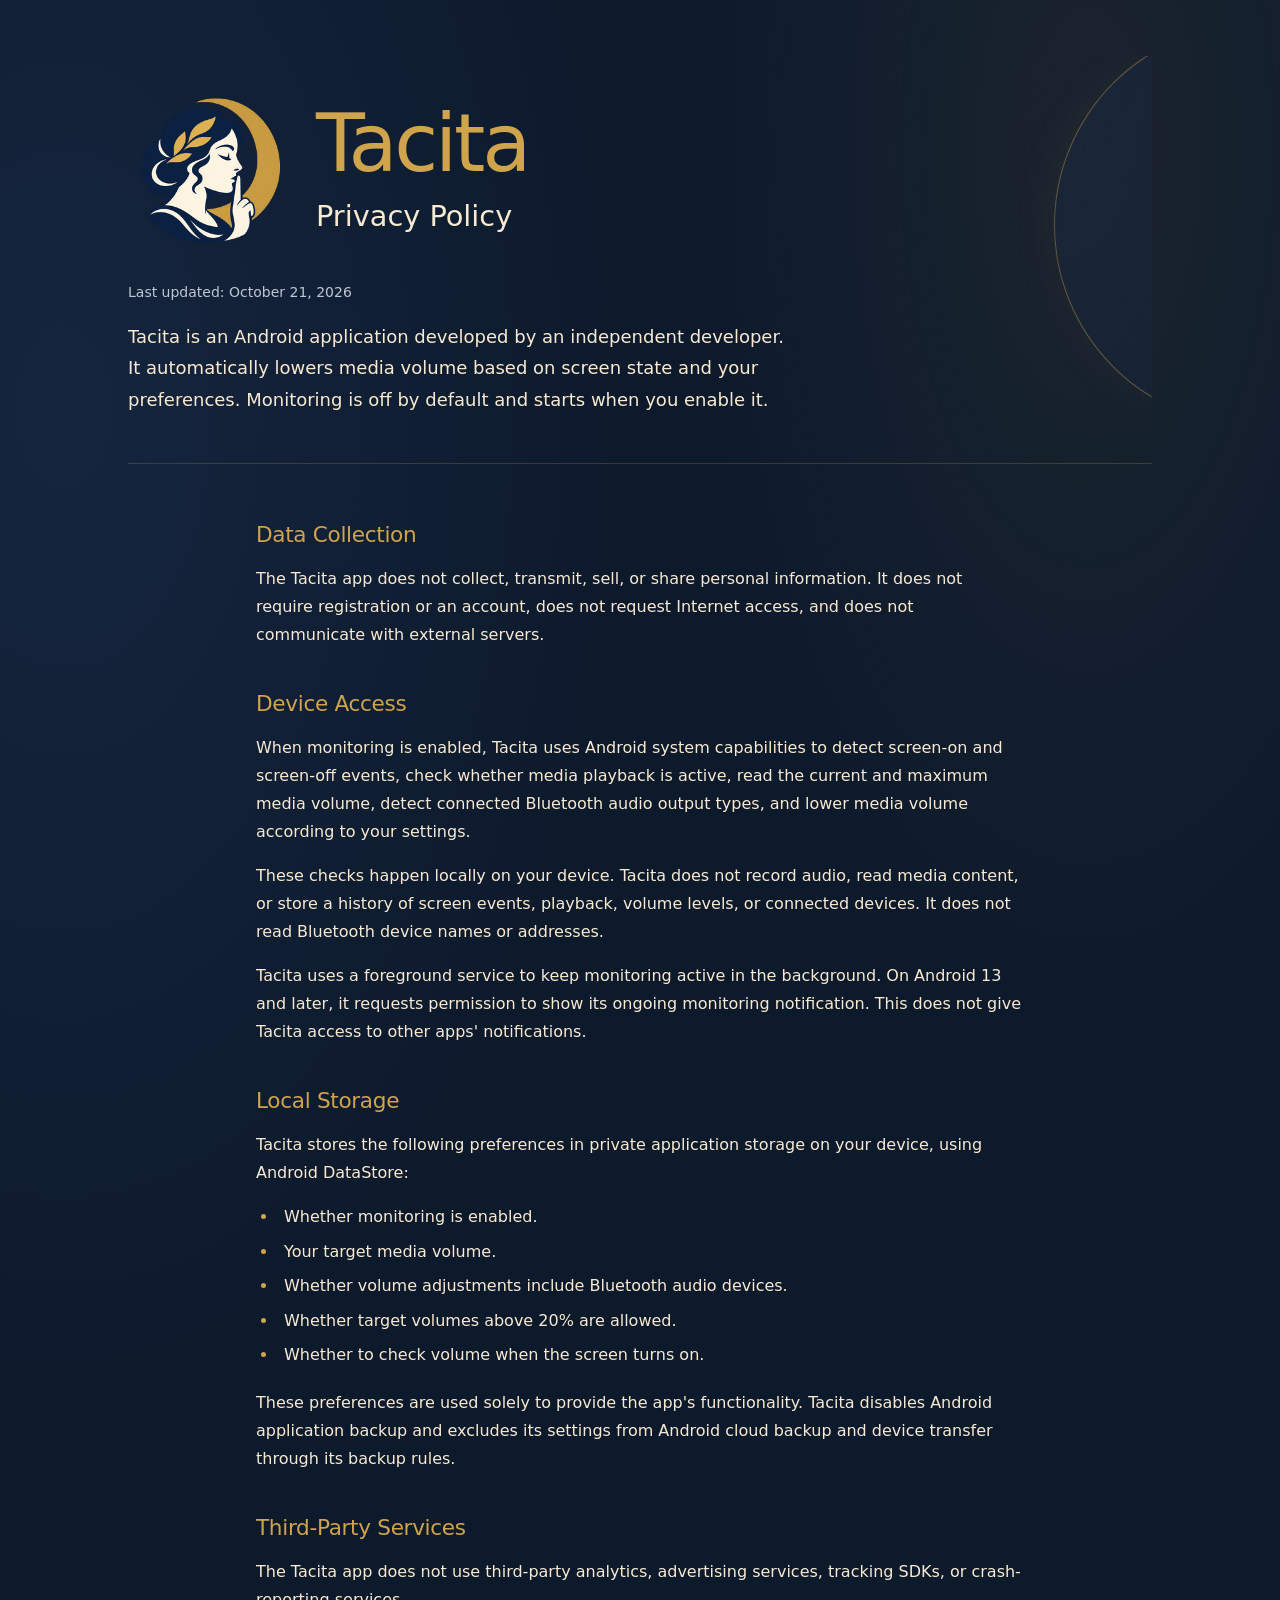
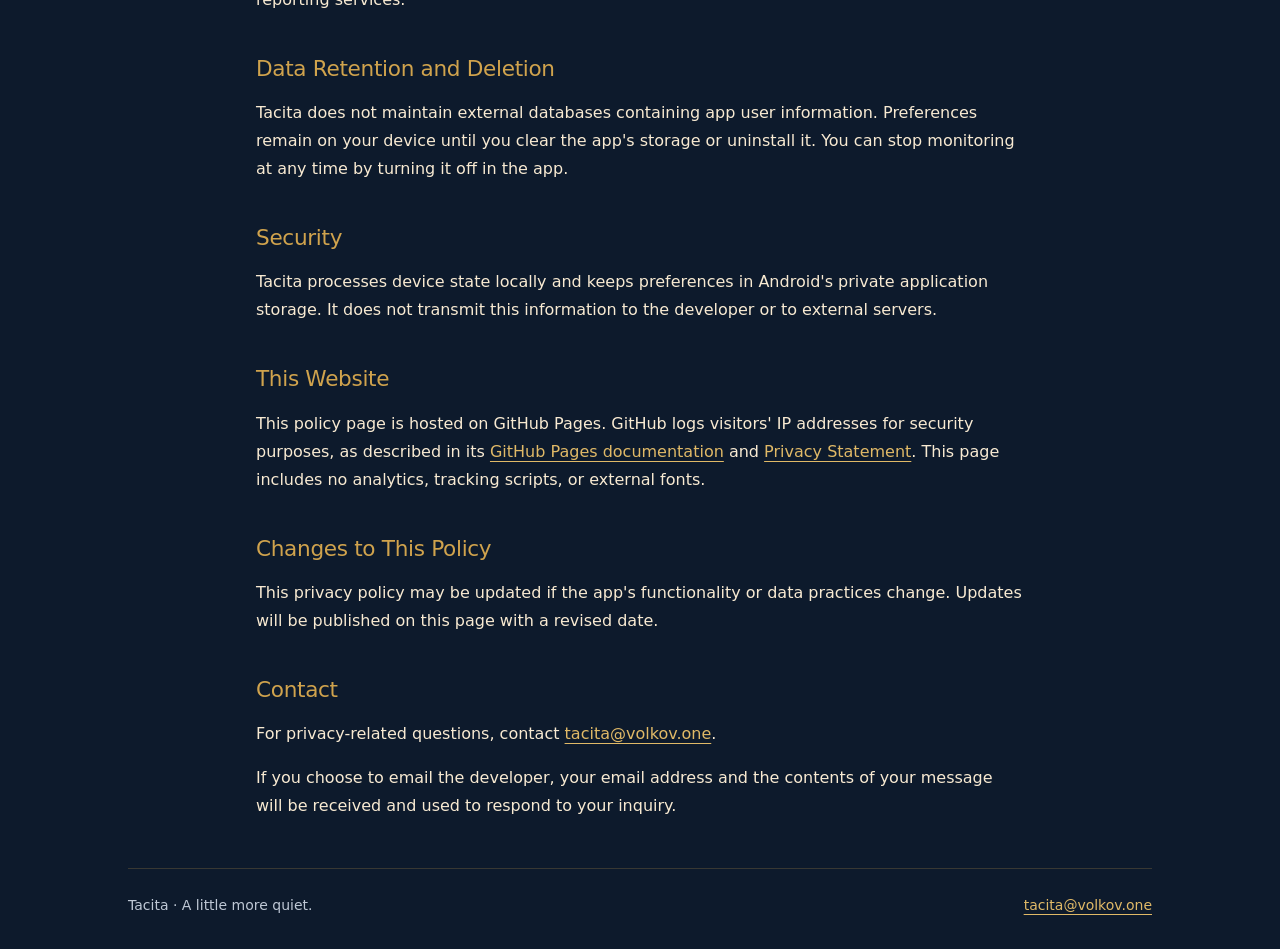
<file: docs/index.html>
<!doctype html>
<html lang="en">
  <head>
    <meta charset="utf-8">
    <meta name="viewport" content="width=device-width, initial-scale=1">
    <meta http-equiv="refresh" content="0; url=privacy-policy/">
    <meta name="theme-color" content="#0d1a2c">
    <title>Tacita</title>
    <link rel="icon" type="image/png" href="assets/tacita.png">
    <link rel="stylesheet" href="styles.css">
  </head>
  <body>
    <main class="page redirect">
      <div class="brand">
        <img class="brand-icon" src="assets/tacita.png" alt="" width="160" height="160">
        <div>
          <p class="wordmark">Tacita</p>
          <h1>Privacy Policy</h1>
        </div>
      </div>
      <p class="intro"><a href="privacy-policy/">Continue to the privacy policy</a></p>
    </main>
  </body>
</html>
</file>
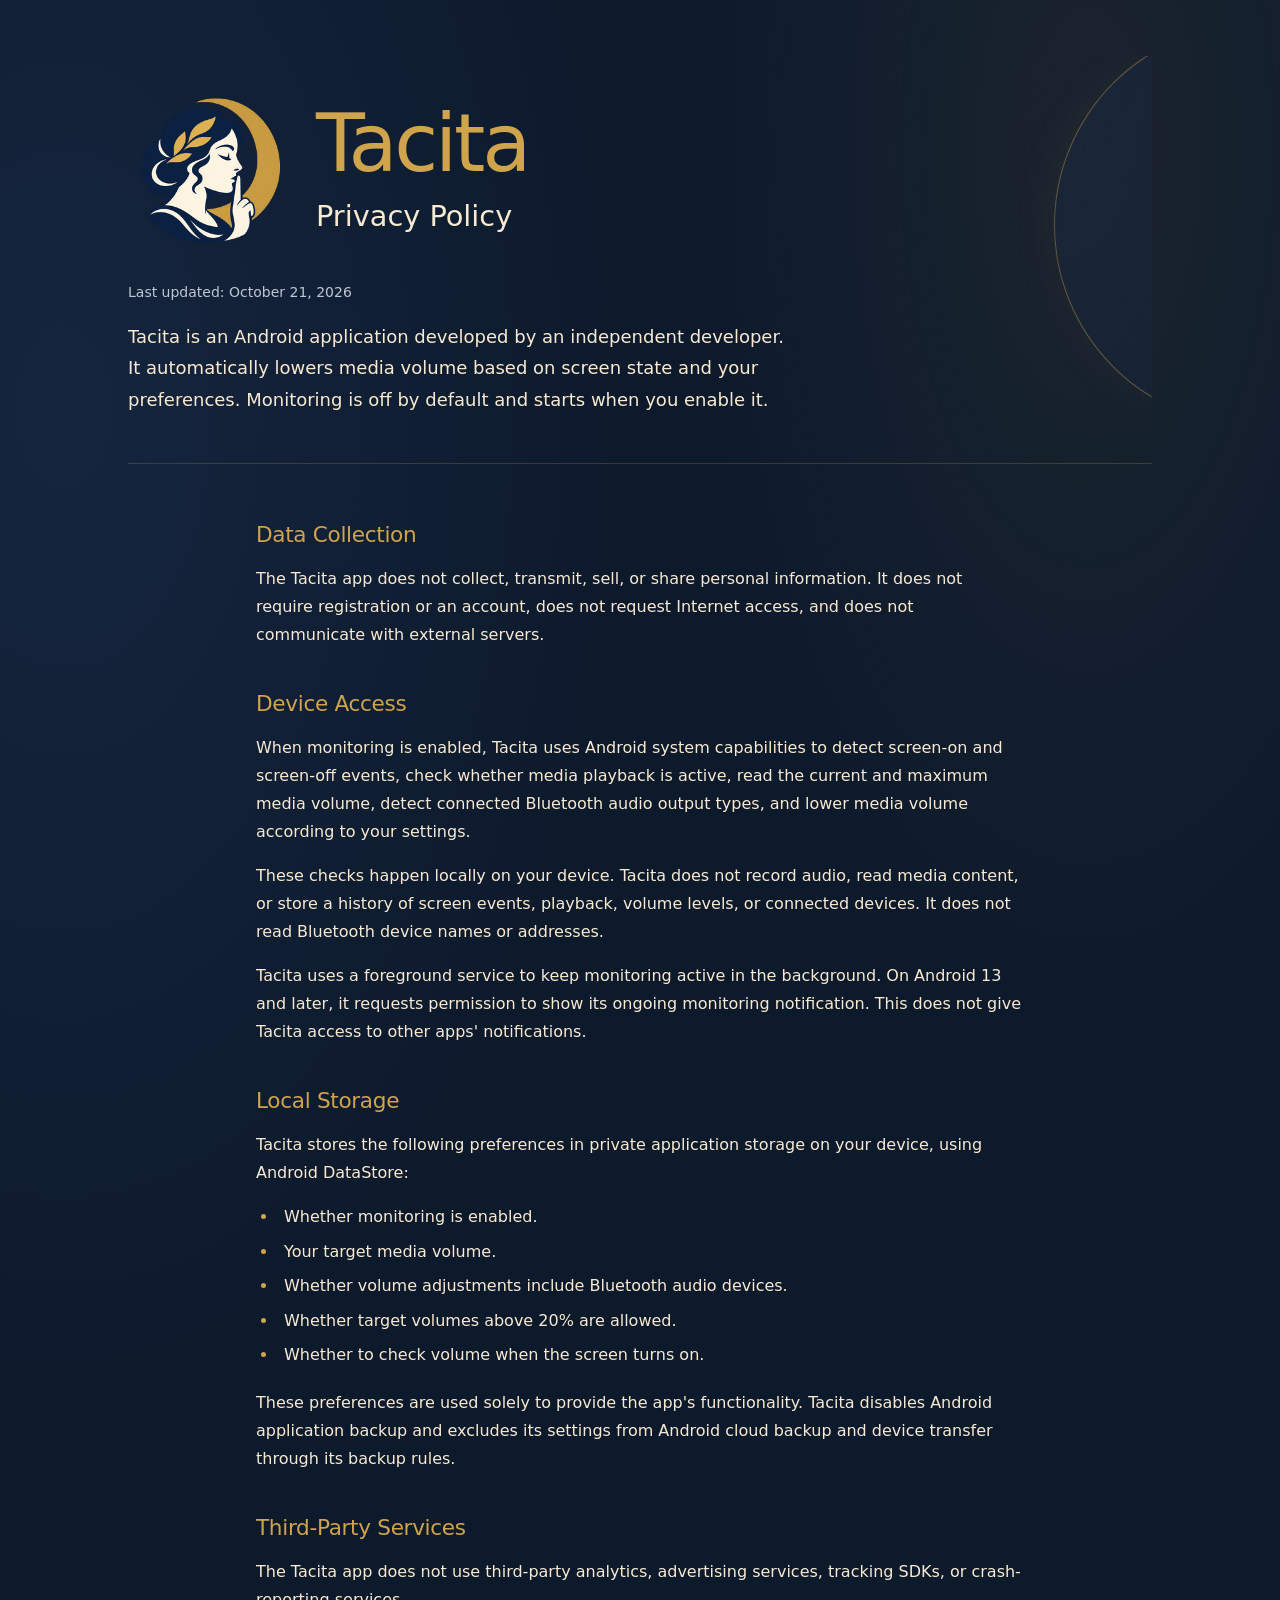
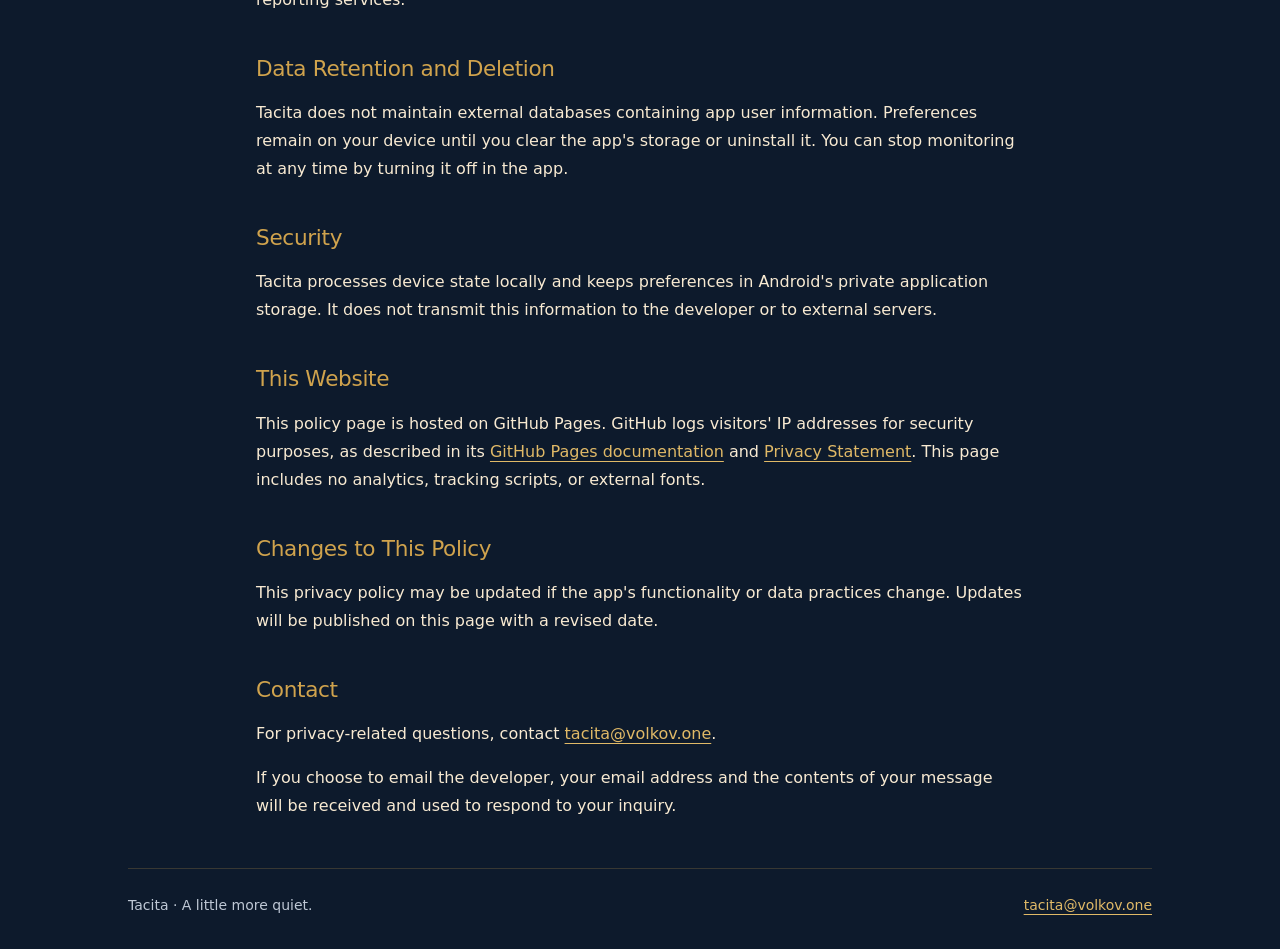
<file: docs/privacy-policy/index.html>
<!doctype html>
<html lang="en">
  <head>
    <meta charset="utf-8">
    <meta name="viewport" content="width=device-width, initial-scale=1">
    <meta name="description" content="Tacita's privacy policy: device state and preferences stay on your Android device. No accounts, ads, or analytics.">
    <meta name="theme-color" content="#0d1a2c">
    <title>Privacy Policy — Tacita</title>
    <link rel="icon" type="image/png" href="../assets/tacita.png">
    <link rel="stylesheet" href="../styles.css">
  </head>
  <body>
    <a class="skip-link" href="#policy">Skip to policy</a>
    <div class="page">
      <header class="hero">
        <div class="brand">
          <img class="brand-icon" src="../assets/tacita.png" alt="" width="160" height="160">
          <div>
            <p class="wordmark">Tacita</p>
            <h1>Privacy Policy</h1>
          </div>
        </div>
        <p class="updated">Last updated: <time datetime="2026-10-21">October 21, 2026</time></p>
        <p class="intro">Tacita is an Android application developed by an independent developer. It automatically lowers media volume based on screen state and your preferences. Monitoring is off by default and starts when you enable it.</p>
      </header>

    <main id="policy" class="policy" tabindex="-1">
      <h2>Data Collection</h2>
      <p>The Tacita app does not collect, transmit, sell, or share personal information. It does not require registration or an account, does not request Internet access, and does not communicate with external servers.</p>

      <h2>Device Access</h2>
      <p>When monitoring is enabled, Tacita uses Android system capabilities to detect screen-on and screen-off events, check whether media playback is active, read the current and maximum media volume, detect connected Bluetooth audio output types, and lower media volume according to your settings.</p>
      <p>These checks happen locally on your device. Tacita does not record audio, read media content, or store a history of screen events, playback, volume levels, or connected devices. It does not read Bluetooth device names or addresses.</p>
      <p>Tacita uses a foreground service to keep monitoring active in the background. On Android 13 and later, it requests permission to show its ongoing monitoring notification. This does not give Tacita access to other apps' notifications.</p>

      <h2>Local Storage</h2>
      <p>Tacita stores the following preferences in private application storage on your device, using Android DataStore:</p>
      <ul>
        <li>Whether monitoring is enabled.</li>
        <li>Your target media volume.</li>
        <li>Whether volume adjustments include Bluetooth audio devices.</li>
        <li>Whether target volumes above 20% are allowed.</li>
        <li>Whether to check volume when the screen turns on.</li>
      </ul>
      <p>These preferences are used solely to provide the app's functionality. Tacita disables Android application backup and excludes its settings from Android cloud backup and device transfer through its backup rules.</p>

      <h2>Third-Party Services</h2>
      <p>The Tacita app does not use third-party analytics, advertising services, tracking SDKs, or crash-reporting services.</p>

      <h2>Data Retention and Deletion</h2>
      <p>Tacita does not maintain external databases containing app user information. Preferences remain on your device until you clear the app's storage or uninstall it. You can stop monitoring at any time by turning it off in the app.</p>

      <h2>Security</h2>
      <p>Tacita processes device state locally and keeps preferences in Android's private application storage. It does not transmit this information to the developer or to external servers.</p>

      <h2>This Website</h2>
      <p>This policy page is hosted on GitHub Pages. GitHub logs visitors' IP addresses for security purposes, as described in its <a href="https://docs.github.com/en/pages/getting-started-with-github-pages/what-is-github-pages#data-collection">GitHub Pages documentation</a> and <a href="https://docs.github.com/en/site-policy/privacy-policies/github-general-privacy-statement">Privacy Statement</a>. This page includes no analytics, tracking scripts, or external fonts.</p>

      <h2>Changes to This Policy</h2>
      <p>This privacy policy may be updated if the app's functionality or data practices change. Updates will be published on this page with a revised date.</p>

      <h2>Contact</h2>
      <p>For privacy-related questions, contact <a href="mailto:tacita@volkov.one">tacita@volkov.one</a>.</p>
      <p>If you choose to email the developer, your email address and the contents of your message will be received and used to respond to your inquiry.</p>
    </main>
      <footer class="footer">
        <p>Tacita · A little more quiet.</p>
        <a href="mailto:tacita@volkov.one">tacita@volkov.one</a>
      </footer>
    </div>
  </body>
</html>
</file>
<file: docs/styles.css>
:root {
  color-scheme: dark;
  font-family: system-ui, -apple-system, BlinkMacSystemFont, "Segoe UI", sans-serif;
  font-synthesis: none;
  line-height: 1.75;
  background: #0d1a2c;
  color: #f8ead2;
  --gold: #d0a34d;
  --muted: #bec7d4;
  --line: #d0a34d38;
}

* { box-sizing: border-box; }

body {
  margin: 0;
  background:
    radial-gradient(ellipse at 85% 6%, #d0a34d12, transparent 25rem),
    radial-gradient(ellipse at 5% 16%, #20365a66, transparent 35rem);
  overflow-wrap: anywhere;
}

a { color: #e0b967; text-underline-offset: 0.25em; }
a:hover { color: #fff0d5; }
a:focus-visible { outline: 2px solid var(--gold); outline-offset: 5px; }

.skip-link {
  position: absolute;
  top: 1rem;
  left: 1rem;
  z-index: 1;
  padding: 0.5rem 1rem;
  background: #0d1a2c;
  transform: translateY(-200%);
}

.skip-link:focus { transform: translateY(0); }

.page {
  width: min(100% - 3rem, 64rem);
  margin: 0 auto;
  padding: 3.5rem 0 2rem;
}

.hero {
  position: relative;
  isolation: isolate;
  overflow: hidden;
  padding: 2rem 0 3rem;
  border-bottom: 1px solid var(--line);
}

.hero::after {
  content: "";
  position: absolute;
  z-index: -1;
  width: 25rem;
  height: 25rem;
  right: -19rem;
  top: -2rem;
  border: 1px solid #d0a34d66;
  border-radius: 50%;
  background: linear-gradient(120deg, #1b2d4966, transparent);
  box-shadow: -12px 0 40px #d0a34d0a;
  pointer-events: none;
}

.brand { display: flex; align-items: center; gap: 1.75rem; }
.brand-icon { width: 10rem; height: 10rem; flex: 0 0 auto; }
.wordmark {
  margin: 0;
  color: var(--gold);
  font-size: clamp(3rem, 7vw, 5rem);
  font-weight: 400;
  letter-spacing: -0.04em;
  line-height: 1.1;
}

h1 { margin: 0.6rem 0 0; font-size: clamp(1.35rem, 3vw, 1.8rem); font-weight: 500; line-height: 1.3; }
.updated { margin: 2rem 0 0; font-size: 0.875rem; color: var(--muted); }
.intro { max-width: 42rem; margin: 1rem 0 0; font-size: 1.125rem; }

.policy {
  max-width: 48rem;
  margin: 0 auto;
  padding: 1rem 0 2rem;
}

h2 {
  margin: 2.5rem 0 1rem;
  color: var(--gold);
  font-size: 1.35rem;
  font-weight: 500;
  letter-spacing: -0.015em;
  line-height: 1.35;
}

p { margin: 0 0 1rem; }
ul { margin: 1rem 0 1.25rem; padding-left: 1.4rem; }
li { padding-left: 0.35rem; margin: 0.4rem 0; }
li::marker { color: var(--gold); }

.footer {
  display: flex;
  justify-content: space-between;
  flex-wrap: wrap;
  gap: 0.75rem 2rem;
  border-top: 1px solid var(--line);
  padding-top: 1.5rem;
  color: var(--muted);
  font-size: 0.875rem;
}

.footer p { margin: 0; }
.redirect { max-width: 40rem; padding-top: 10vh; }
.redirect .intro { margin-top: 2rem; }

@media (max-width: 480px) {
  .page { width: calc(100% - 2rem); padding-top: 1.5rem; }
  .hero { padding-top: 1rem; padding-bottom: 2rem; }
  .brand { gap: 1rem; }
  .brand-icon { width: 5.5rem; height: 5.5rem; }
  .hero::after { right: -23rem; }
  .intro { font-size: 1rem; }
  h2 { font-size: 1.2rem; }
}

@media print {
  :root { color-scheme: light; background: white; color: black; }
  body { background: none; }
  .page { width: 100%; padding: 0; }
  .hero::after, .skip-link { display: none; }
  .wordmark, h2, a, .updated, .footer { color: black; }
  .hero, .footer { border-color: #999; }
  .brand-icon { width: 5rem; height: 5rem; }
  .wordmark { font-size: 3rem; }
  .policy { max-width: none; }
  h2 { break-after: avoid; }
  p, li { orphans: 3; widows: 3; }
}
</file>
